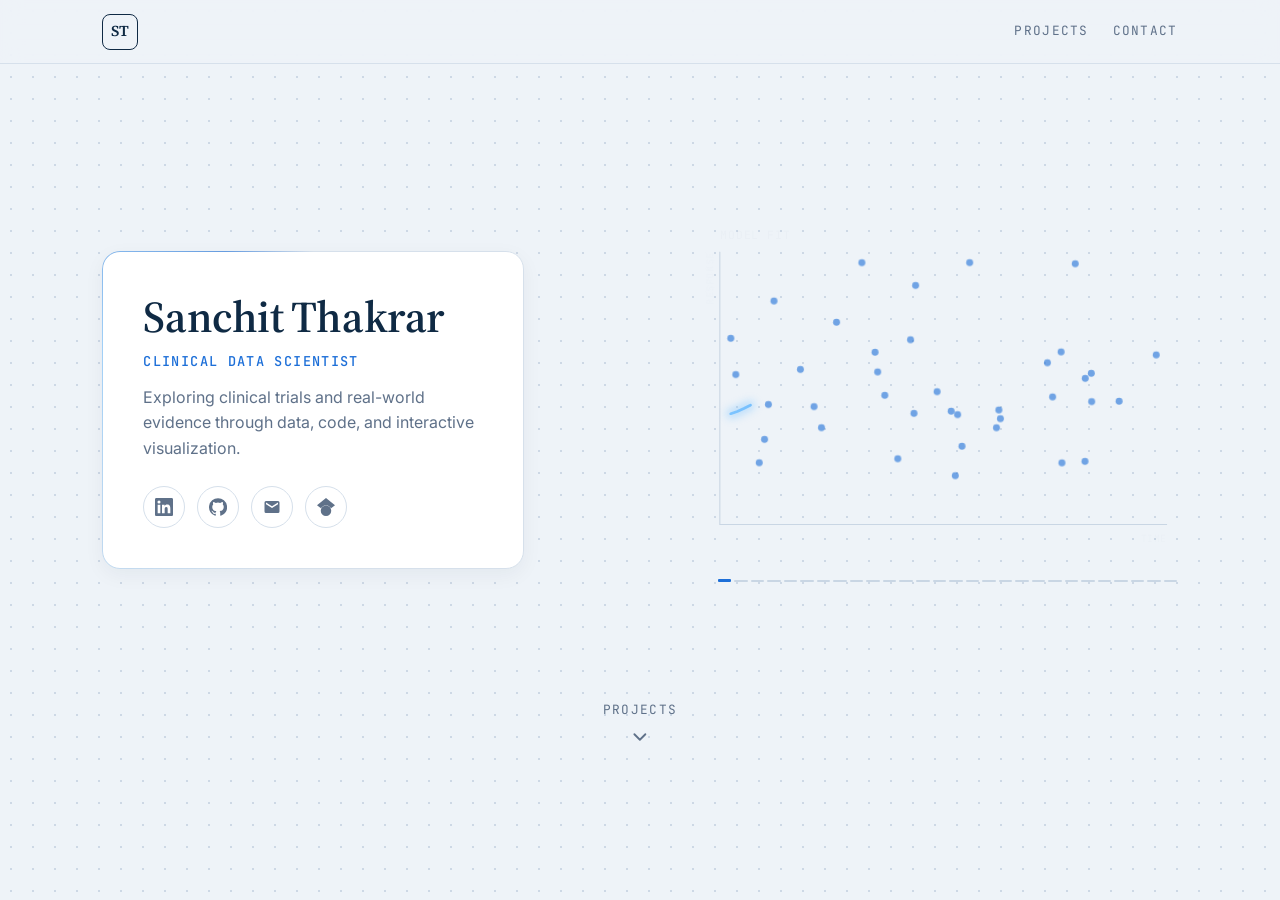
<file: index.html>
<!DOCTYPE html>
<!--
  index.html: the content of the page.
  - Styling (colours, layout) lives in            css/style.css
  - The chart animation lives in                  js/signal.js
  - The slide-up Projects panel lives in          js/panels.js
  The "class" names below (like class="card") are how the CSS finds
  each element to style it.
-->
<html lang="en">
<head>
  <meta charset="UTF-8" />
  <!-- Makes the page fit phone screens instead of showing a zoomed-out desktop view -->
  <meta name="viewport" content="width=device-width, initial-scale=1.0" />
  <!-- Text shown on the browser tab -->
  <title>Sanchit · Clinical Data Scientist</title>

  <!-- Fonts from Google Fonts: Inter (body text), JetBrains Mono (small caps labels), Source Serif 4 (headings) -->
  <link rel="preconnect" href="https://fonts.googleapis.com" />
  <link rel="preconnect" href="https://fonts.gstatic.com" crossorigin />
  <link href="https://fonts.googleapis.com/css2?family=Inter:wght@400;500&family=JetBrains+Mono:wght@400;500&family=Source+Serif+4:opsz,wght@8..60,600&display=swap" rel="stylesheet" />

  <!-- Our own styles -->
  <link rel="stylesheet" href="css/style.css" />
</head>
<body>
  <!-- Top bar: monogram on the left, links on the right.
       Clicking the monogram ("#") also closes the Projects panel. -->
  <header class="site-header">
    <a class="brand" href="#" aria-label="Sanchit Thakrar, home">ST</a>
    <nav class="site-nav">
      <a href="#projects">Projects</a>
      <a href="mailto:sanchit.thakrar@gmail.com">Contact</a>
    </nav>
  </header>

  <!-- ===== Home screen: card on the left, "noise → signal" chart on the right ===== -->
  <main class="hero">

    <!-- The card: name, title, short bio and links -->
    <div class="card">
      <div class="card-inner">
        <h1>Sanchit Thakrar</h1>
        <p class="title">Clinical Data Scientist</p>
        <p class="bio">Exploring clinical trials and real-world evidence through data, code, and interactive visualization.</p>

        <!-- Icon buttons. Each <svg> is the icon's shape; target="_blank" opens in a new tab. -->
        <nav class="links">
          <a href="https://www.linkedin.com/in/sanchit-thakrar" target="_blank" rel="noopener" aria-label="LinkedIn">
            <svg viewBox="0 0 24 24" aria-hidden="true"><path d="M20.45 20.45h-3.56v-5.57c0-1.33-.02-3.04-1.85-3.04-1.85 0-2.14 1.45-2.14 2.94v5.67H9.35V9h3.41v1.56h.05c.48-.9 1.64-1.85 3.37-1.85 3.6 0 4.27 2.37 4.27 5.46v6.28zM5.34 7.43a2.06 2.06 0 1 1 0-4.13 2.06 2.06 0 0 1 0 4.13zM7.12 20.45H3.56V9h3.56v11.45zM22.22 0H1.77C.79 0 0 .77 0 1.73v20.54C0 23.23.79 24 1.77 24h20.45c.98 0 1.78-.77 1.78-1.73V1.73C24 .77 23.2 0 22.22 0z"/></svg>
          </a>
          <a href="https://github.com/sthakrar" target="_blank" rel="noopener" aria-label="GitHub">
            <svg viewBox="0 0 24 24" aria-hidden="true"><path d="M12 .3a12 12 0 0 0-3.8 23.38c.6.12.83-.26.83-.57v-2c-3.34.73-4.04-1.6-4.04-1.6-.55-1.4-1.34-1.77-1.34-1.77-1.08-.74.09-.73.09-.73 1.2.09 1.83 1.24 1.83 1.24 1.07 1.83 2.8 1.3 3.49 1 .1-.78.42-1.3.76-1.6-2.67-.3-5.47-1.33-5.47-5.93 0-1.31.47-2.38 1.24-3.22-.14-.3-.54-1.52.1-3.18 0 0 1-.32 3.3 1.23a11.5 11.5 0 0 1 6 0c2.28-1.55 3.29-1.23 3.29-1.23.64 1.66.24 2.88.12 3.18a4.65 4.65 0 0 1 1.23 3.22c0 4.61-2.8 5.63-5.48 5.92.42.36.81 1.1.81 2.22v3.29c0 .32.21.7.82.58A12 12 0 0 0 12 .3z"/></svg>
          </a>
          <a href="mailto:sanchit.thakrar@gmail.com" aria-label="Email">
            <svg viewBox="0 0 24 24" aria-hidden="true"><path d="M20 4H4a2 2 0 0 0-2 2v12a2 2 0 0 0 2 2h16a2 2 0 0 0 2-2V6a2 2 0 0 0-2-2zm0 4.24-8 5-8-5V6l8 5 8-5v2.24z"/></svg>
          </a>
          <a href="https://scholar.google.com/citations?user=k8UYZcMAAAAJ&amp;hl=en" target="_blank" rel="noopener" aria-label="Google Scholar">
            <svg viewBox="0 0 24 24" aria-hidden="true"><path d="M5.242 13.769 0 9.5 12 0l12 9.5-5.242 4.269C17.548 11.249 14.978 9.5 12 9.5c-2.977 0-5.548 1.748-6.758 4.269zM12 10a7 7 0 1 0 0 14 7 7 0 0 0 0-14z"/></svg>
          </a>
        </nav>
      </div>
    </div>

    <!-- Empty chart; js/signal.js draws the points and the fitted curve into it -->
    <div class="signal-chart">
      <svg id="signal" viewBox="0 0 440 300" aria-hidden="true"></svg>
      <!-- One short line per figure; js/signal.js fills this in. Click one to jump to it. -->
      <div id="figure-picker" class="figure-picker" aria-label="Choose a figure"></div>
    </div>

    <!-- "Projects ⌄" link. href="#projects" tells js/panels.js to open the panel. -->
    <a class="scroll-cue" href="#projects">
      <span>Projects</span>
      <svg viewBox="0 0 24 24" aria-hidden="true"><path d="M6 9l6 6 6-6" /></svg>
    </a>
  </main>

  <!-- ===== Projects panel: hidden below the screen until "Projects" is clicked ===== -->
  <section id="panel-projects" class="section" aria-label="Projects">
    <a class="close-panel" href="#">&larr; Back</a>
    <h2>Projects</h2>

    <!-- TODO: replace with your project. To add more, copy the whole <article>...</article> block. -->
    <div class="project-grid">
      <article class="project">
        <p>[placeholder text]</p>
      </article>
    </div>
  </section>

  <!-- Scripts go at the end so the page content above exists before they run -->
  <script src="js/signal.js"></script>
  <script src="js/panels.js"></script>
</body>
</html>
</file>
<file: css/style.css>
/* =====================================================================
   style.css — all the styling for index.html

   Quick CSS refresher:
   - A "rule" looks like:   selector { property: value; }
   - .name   targets elements with class="name"
   - #name   targets the element with id="name"
   - var(--x) reads a variable defined in :root below
   - rem = size relative to the base font (1rem = 16px here)
   - vw / vh = 1% of the browser window's width / height
   - clamp(min, preferred, max) = "use preferred, but never go below
     min or above max". Great for sizes that adapt to screen width.
   ===================================================================== */


/* ---------------------------------------------------------------------
   1. Variables (colours, fonts, spacing)
   Change a value here and it updates everywhere it's used.
   --------------------------------------------------------------------- */
:root {
  /* Colours */
  --bg: #eef3f8;         /* page background (light blue-grey) */
  --grid-dot: #cdd8e5;   /* the faint dots in the background */
  --surface: #ffffff;    /* card backgrounds */
  --border: #d6e0eb;     /* thin borders */
  --ink: #0f2a44;        /* headings (darkest blue) */
  --text: #22364d;       /* normal text */
  --muted: #5f7189;      /* softer, secondary text */
  --accent: #1d6fd8;     /* the main blue used for highlights */

  /* Fonts (loaded from Google Fonts in index.html) */
  --font-heading: "Source Serif 4", Georgia, serif;
  --font-body: "Inter", system-ui, -apple-system, sans-serif;
  --font-mono: "JetBrains Mono", ui-monospace, Menlo, monospace;

  /* Spacing */
  --gutter: clamp(16px, 8vw, 120px);  /* space between content and the left/right window edge */
  --header-h: 64px;                    /* height of the top header bar */
}


/* ---------------------------------------------------------------------
   2. Base styles for the whole page
   --------------------------------------------------------------------- */

/* Reset: browsers add their own margins/padding; remove them so we're
   in full control. "border-box" makes width include padding + border,
   which makes sizes much easier to reason about. */
*,
*::before,
*::after { box-sizing: border-box; margin: 0; padding: 0; }

/* Page background: a tiny dot repeated every 22px, like graph paper */
body {
  background-color: var(--bg);
  background-image: radial-gradient(var(--grid-dot) 1px, transparent 1px);
  background-size: 22px 22px;
  color: var(--text);
  font: 16px/1.6 var(--font-body);   /* font-size / line-height  font-family */
}

h1,
h2 {
  font-family: var(--font-heading);
  font-weight: 600;
  color: var(--ink);
  line-height: 1.15;
}


/* ---------------------------------------------------------------------
   3. Header bar (monogram on the left, links on the right)
   --------------------------------------------------------------------- */
.site-header {
  position: sticky;      /* stays stuck to the top while scrolling */
  top: 0;
  z-index: 10;           /* z-index = stacking order; higher sits on top */
  height: var(--header-h);
  display: flex;         /* flexbox lines children up in a row */
  align-items: center;   /* ...centred vertically */
  justify-content: space-between;   /* monogram left, links right */
  padding: 0 var(--gutter);
  background: rgba(238, 243, 248, 0.85);   /* slightly see-through */
  backdrop-filter: blur(10px);             /* blurs whatever is behind it */
  -webkit-backdrop-filter: blur(10px);     /* same, for Safari */
  border-bottom: 1px solid var(--border);
}

.site-header .brand {
  display: flex;
  align-items: center;
  justify-content: center;
  width: 36px;
  height: 36px;
  border: 1px solid var(--ink);
  border-radius: 8px;
  font-family: var(--font-heading);
  font-weight: 600;
  font-size: 0.95rem;
  letter-spacing: 0.02em;
  color: var(--ink);
  text-decoration: none;   /* no underline on the link */
}

.site-nav {
  display: flex;
  gap: 1.5rem;
}

.site-nav a {
  font-family: var(--font-mono);
  font-size: 0.8rem;
  text-transform: uppercase;
  letter-spacing: 0.1em;
  color: var(--muted);
  text-decoration: none;
  transition: color 0.2s;
}

.site-header a:hover,
.site-header a:focus-visible { color: var(--accent); }
.site-header .brand:hover,
.site-header .brand:focus-visible { border-color: var(--accent); }


/* ---------------------------------------------------------------------
   4. Home screen layout ("hero" = the first full screen you see)
   Card on the left, "noise → signal" chart on the right.
   --------------------------------------------------------------------- */
.hero {
  position: relative;      /* lets the "Projects" arrow be placed inside it */
  min-height: calc(84vh - var(--header-h));    /* most of the window, so content sits higher and "Projects" stays close */
  display: flex;
  align-items: center;               /* centre card + chart vertically */
  justify-content: space-between;    /* push them to opposite sides */
  gap: clamp(2rem, 5vw, 4rem);
  padding: 32px var(--gutter);
  /* Used when the Projects panel opens (see section 7) */
  transition: transform 0.55s ease, opacity 0.55s ease;
}


/* ---------------------------------------------------------------------
   5. The card: a white panel with a thin border and a soft shadow, kept
   quiet so the chart on the right stays the focal point.

   A faint blue beam travels round the border:
   - ::before is a conic-gradient (colours arranged round a circle, like
     a pie chart): mostly transparent, with one blue slice. Rotating it
     makes the slice sweep round the card.
   - A mask cuts away everything but a 1px ring, so it only shows on
     the border.
   --------------------------------------------------------------------- */

/* Register --angle as a real angle so the browser can animate it smoothly */
@property --angle {
  syntax: "<angle>";
  initial-value: 0deg;
  inherits: false;
}

.card {
  position: relative;                  /* lets the beam layer sit over the border */
  flex-shrink: 0;                      /* don't let the chart squash the card */
  width: max-content;                  /* as wide as its content (keeps your name on one line) */
  min-width: min(420px, 100%);
  max-width: 100%;
  padding: clamp(1.75rem, 5vw, 2.5rem) clamp(1.5rem, 5vw, 2.5rem);
  background: var(--surface);
  border: 1px solid var(--border);
  border-radius: 18px;                 /* rounded corners */
  box-shadow: 0 6px 20px rgba(15, 42, 68, 0.05);
}

.card::before {
  content: "";                         /* pseudo-elements need this to appear */
  position: absolute;
  inset: -1px;                         /* sit exactly over the 1px border */
  border-radius: inherit;
  background: conic-gradient(
    from var(--angle),                 /* where the circle of colours starts */
    transparent 55%,                   /* most of the circle: nothing */
    #7cc4ff 80%,                       /* fade into light blue... */
    var(--accent) 92%,                 /* ...then the main blue... */
    transparent                        /* ...then back to nothing */
  );
  animation: spin 12s linear infinite; /* one lap every 12 seconds */
  pointer-events: none;                /* never block clicks on the links */
  /* Keep only a 1px ring of the gradient, over the border */
  padding: 1px;
  -webkit-mask: linear-gradient(#000 0 0) content-box, linear-gradient(#000 0 0);
  -webkit-mask-composite: xor;
  mask: linear-gradient(#000 0 0) content-box exclude, linear-gradient(#000 0 0);
  opacity: 0.6;
}

@keyframes spin {
  to { --angle: 360deg; }
}

/* Text inside the card */
.card h1 {
  font-size: clamp(1.7rem, 7vw, 2.75rem);
  white-space: nowrap;                 /* keep your full name on one line */
  letter-spacing: -0.01em;
}

.card .title {
  margin-top: 0.5rem;
  font-family: var(--font-mono);
  font-size: 0.85rem;
  font-weight: 500;
  text-transform: uppercase;
  letter-spacing: 0.1em;
  color: var(--accent);
}

.card .bio {
  margin-top: 0.75rem;
  max-width: 34ch;                     /* wrap the sentence instead of stretching the card */
  color: var(--muted);
}

/* Round LinkedIn / GitHub / email / Google Scholar buttons */
.links {
  display: flex;
  gap: 0.75rem;
  margin-top: 1.5rem;
}

.links a {
  display: flex;
  align-items: center;
  justify-content: center;
  width: 42px;
  height: 42px;
  border-radius: 50%;                  /* 50% radius turns a square into a circle */
  border: 1px solid var(--border);
  background: var(--surface);
  color: var(--muted);
  transition: color 0.2s, border-color 0.2s, transform 0.2s;   /* animate hover changes */
}

.links a:hover {
  color: var(--accent);
  border-color: var(--accent);
  transform: translateY(-3px);         /* lift up slightly */
}

/* Visible outline when someone uses the Tab key to reach the button */
.links a:focus-visible {
  outline: 2px solid var(--accent);
  outline-offset: 2px;
}

.links svg {
  width: 18px;
  height: 18px;
  fill: currentColor;                  /* icon takes the link's text colour */
}


/* ---------------------------------------------------------------------
   6. "Noise → signal" chart on the right (drawn by js/signal.js)
   --------------------------------------------------------------------- */
.signal-chart {
  flex: 0 1 480px;     /* aim for 480px wide, allowed to shrink */
  max-width: 480px;
  min-width: 0;
}

.signal-chart svg {
  display: block;
  width: 100%;         /* fill the box... */
  height: auto;        /* ...and keep its proportions */
  overflow: visible;   /* let the glow spill slightly past the edges */
}

/* Faint L-shaped axis lines */
.signal-chart .axis { fill: none; stroke: #c9d6e4; stroke-width: 1; }

/* Axis titles, quieter than the caption */
.signal-chart .axis-title {
  font-family: var(--font-mono);
  font-size: 9px;
  letter-spacing: 0.06em;
  text-transform: uppercase;
  fill: #8a9ab0;
}

/* Figure caption above the chart, styled like a CSR figure title */
.signal-chart .caption {
  font-family: var(--font-mono);
  font-size: 10.5px;
  letter-spacing: 0.08em;
  text-transform: uppercase;
  fill: var(--muted);
}

/* The data points. "arm-b" = the second group (e.g. control arm), lighter blue */
.signal-chart .point { fill: var(--accent); opacity: 0; }
.signal-chart .point.arm-b { fill: #8fc3f5; }

/* The figure's lines, drawn by the beam.
   Trick for "drawing" a line: make the dash pattern one dash as long as
   the whole line (dasharray 100) and shift it fully out of view
   (dashoffset 100). Animating the offset to 0 slides the dash in, so the
   line appears to draw itself. js/signal.js does that animation. */
.signal-chart .fit {
  fill: none;
  stroke-linecap: round;
  stroke-linejoin: round;
  stroke-dasharray: 100;
  stroke-dashoffset: 100;
}
.signal-chart .fit.glow { stroke: #7cc4ff; stroke-width: 8; opacity: 0.5; filter: url(#signal-blur); }
.signal-chart .fit.line { stroke: url(#signal-grad); stroke-width: 2.5; }
.signal-chart .fit.line.arm-b { stroke: #8fc3f5; stroke-width: 2; }      /* second group's line */
.signal-chart .fit.line.ref { stroke: #c3d2e2; stroke-width: 1; }        /* reference lines (e.g. HR = 1, zero) */

/* Thick bars (used for stacked bars), shaded by severity: mild → severe */
.signal-chart .fit.line.bar { stroke-width: 16; stroke-linecap: butt; }
.signal-chart .fit.line.bar.sev-1 { stroke: #cfe5fa; }
.signal-chart .fit.line.bar.sev-2 { stroke: #8fc3f5; }
.signal-chart .fit.line.bar.sev-3 { stroke: var(--accent); }

/* Figure picker: a row of short lines under the chart, one per figure.
   Each line is a button; the visible line is drawn with ::before so the
   button itself can be taller and easier to click. */
.figure-picker {
  display: flex;
  gap: 3px;
  margin-top: 14px;
  padding-left: 20px;                  /* line up with the chart's axis */
}

.figure-picker button {
  flex: 1 1 0;
  max-width: 14px;
  height: 18px;
  padding: 0;
  background: none;
  border: 0;
  cursor: pointer;
}

.figure-picker button::before {
  content: "";
  display: block;
  height: 2px;
  border-radius: 1px;
  background: #c9d6e4;
  transition: background 0.2s, height 0.2s;
}

.figure-picker button:hover::before { background: var(--muted); height: 3px; }
.figure-picker button.is-current::before { background: var(--accent); height: 3px; }

.figure-picker button:focus-visible {
  outline: 2px solid var(--accent);
  outline-offset: 1px;
  border-radius: 2px;
}

/* On narrower screens (tablets, phones), stack the card above the chart.
   This must come AFTER the .hero and .signal-chart rules above: when two
   rules match equally, the later one wins. */
@media (max-width: 960px) {
  .hero {
    flex-direction: column;
    justify-content: center;
    align-items: flex-start;
    padding-right: 16px;
    padding-bottom: 88px;   /* room for "Projects" under the chart */
  }
  .signal-chart { width: 100%; max-width: 560px; }
}


/* ---------------------------------------------------------------------
   7. "Projects" arrow and the slide-up Projects panel
   --------------------------------------------------------------------- */

/* The "Projects ⌄" link at the bottom centre of the home screen */
.scroll-cue {
  position: absolute;            /* placed relative to .hero */
  left: 50%;
  bottom: 8px;
  transform: translateX(-50%);   /* shift back by half its width to truly centre it */
  display: flex;
  flex-direction: column;        /* word above, arrow below */
  align-items: center;
  gap: 6px;
  font-family: var(--font-mono);
  font-size: 0.8rem;
  text-transform: uppercase;
  letter-spacing: 0.1em;
  color: var(--muted);
  text-decoration: none;
  transition: color 0.2s;
}

.scroll-cue:hover,
.scroll-cue:focus-visible { color: var(--accent); }

.scroll-cue svg {
  width: 22px;
  height: 22px;
  fill: none;
  stroke: currentColor;
  stroke-width: 2;
  stroke-linecap: round;
  stroke-linejoin: round;
  animation: nudge 1.8s ease-in-out infinite;   /* gentle up-and-down bob */
}

@keyframes nudge {
  50% { transform: translateY(5px); }
}

/* The panel itself. It always exists, but sits just below the bottom of
   the window (translateY(100%)) and hidden until it's opened. */
.section {
  position: fixed;               /* fixed to the window, not the page */
  top: var(--header-h);          /* starts just under the header... */
  left: 0;
  right: 0;
  bottom: 0;                     /* ...and fills the rest of the window */
  z-index: 5;
  overflow-y: auto;              /* scroll inside the panel if content is long */
  padding: 3.5rem 16px 4rem var(--gutter);
  background-color: var(--bg);
  background-image: radial-gradient(var(--grid-dot) 1px, transparent 1px);
  background-size: 22px 22px;
  border-top: 1px solid var(--border);
  border-radius: 22px 22px 0 0;  /* round only the top corners */
  box-shadow: 0 -18px 40px rgba(15, 42, 68, 0.12);
  transform: translateY(100%);   /* pushed down out of view */
  visibility: hidden;
  /* Slide over 0.55s; only hide it AFTER the slide finishes */
  transition: transform 0.55s cubic-bezier(0.22, 1, 0.36, 1), visibility 0s linear 0.55s;
}

/* js/panels.js adds the "is-open" class to slide the panel up */
.section.is-open {
  z-index: 6;
  transform: translateY(0);
  visibility: visible;
  transition: transform 0.55s cubic-bezier(0.22, 1, 0.36, 1), visibility 0s;
}

/* While a panel is open: stop the page behind from scrolling, and
   shrink + fade the home screen slightly so the panel feels on top */
body.panel-open { overflow: hidden; }

body.panel-open .hero {
  transform: scale(0.96);
  opacity: 0.5;
}

/* "← Back" link at the top of the panel */
.close-panel {
  display: inline-block;
  margin-bottom: 1.5rem;
  font-family: var(--font-mono);
  font-size: 0.8rem;
  text-transform: uppercase;
  letter-spacing: 0.08em;
  color: var(--muted);
  text-decoration: none;
}

.close-panel:hover,
.close-panel:focus-visible { color: var(--accent); }

.section h2 {
  font-size: 1.9rem;
  margin-bottom: 1rem;
}

/* Project cards: a grid that fits as many 240px+ columns as there's room for */
.project-grid {
  display: grid;
  grid-template-columns: repeat(auto-fill, minmax(240px, 1fr));
  gap: 1.25rem;
  max-width: 960px;
  margin-top: 1.5rem;
}

.project {
  padding: 1.5rem;
  background: var(--surface);
  border: 1px solid var(--border);
  border-radius: 14px;
  transition: border-color 0.2s, transform 0.2s;
}

.project:hover {
  border-color: var(--accent);
  transform: translateY(-3px);
}

.project h3 {
  margin: 0.4rem 0;
  font-size: 1.05rem;
  font-weight: 500;
  color: var(--ink);
}

.project p {
  font-size: 0.92rem;
  color: var(--muted);
}


/* ---------------------------------------------------------------------
   8. Reduced motion
   Some people set their computer to "reduce motion" (it can cause
   dizziness). For them, switch off the movement on this page.
   --------------------------------------------------------------------- */
@media (prefers-reduced-motion: reduce) {
  .section,
  .hero { transition: none !important; }
  .scroll-cue svg { animation: none; }
  .card::before { display: none; }     /* no beam */
  .links a:hover,
  .project:hover { transform: none; }
}
</file>
